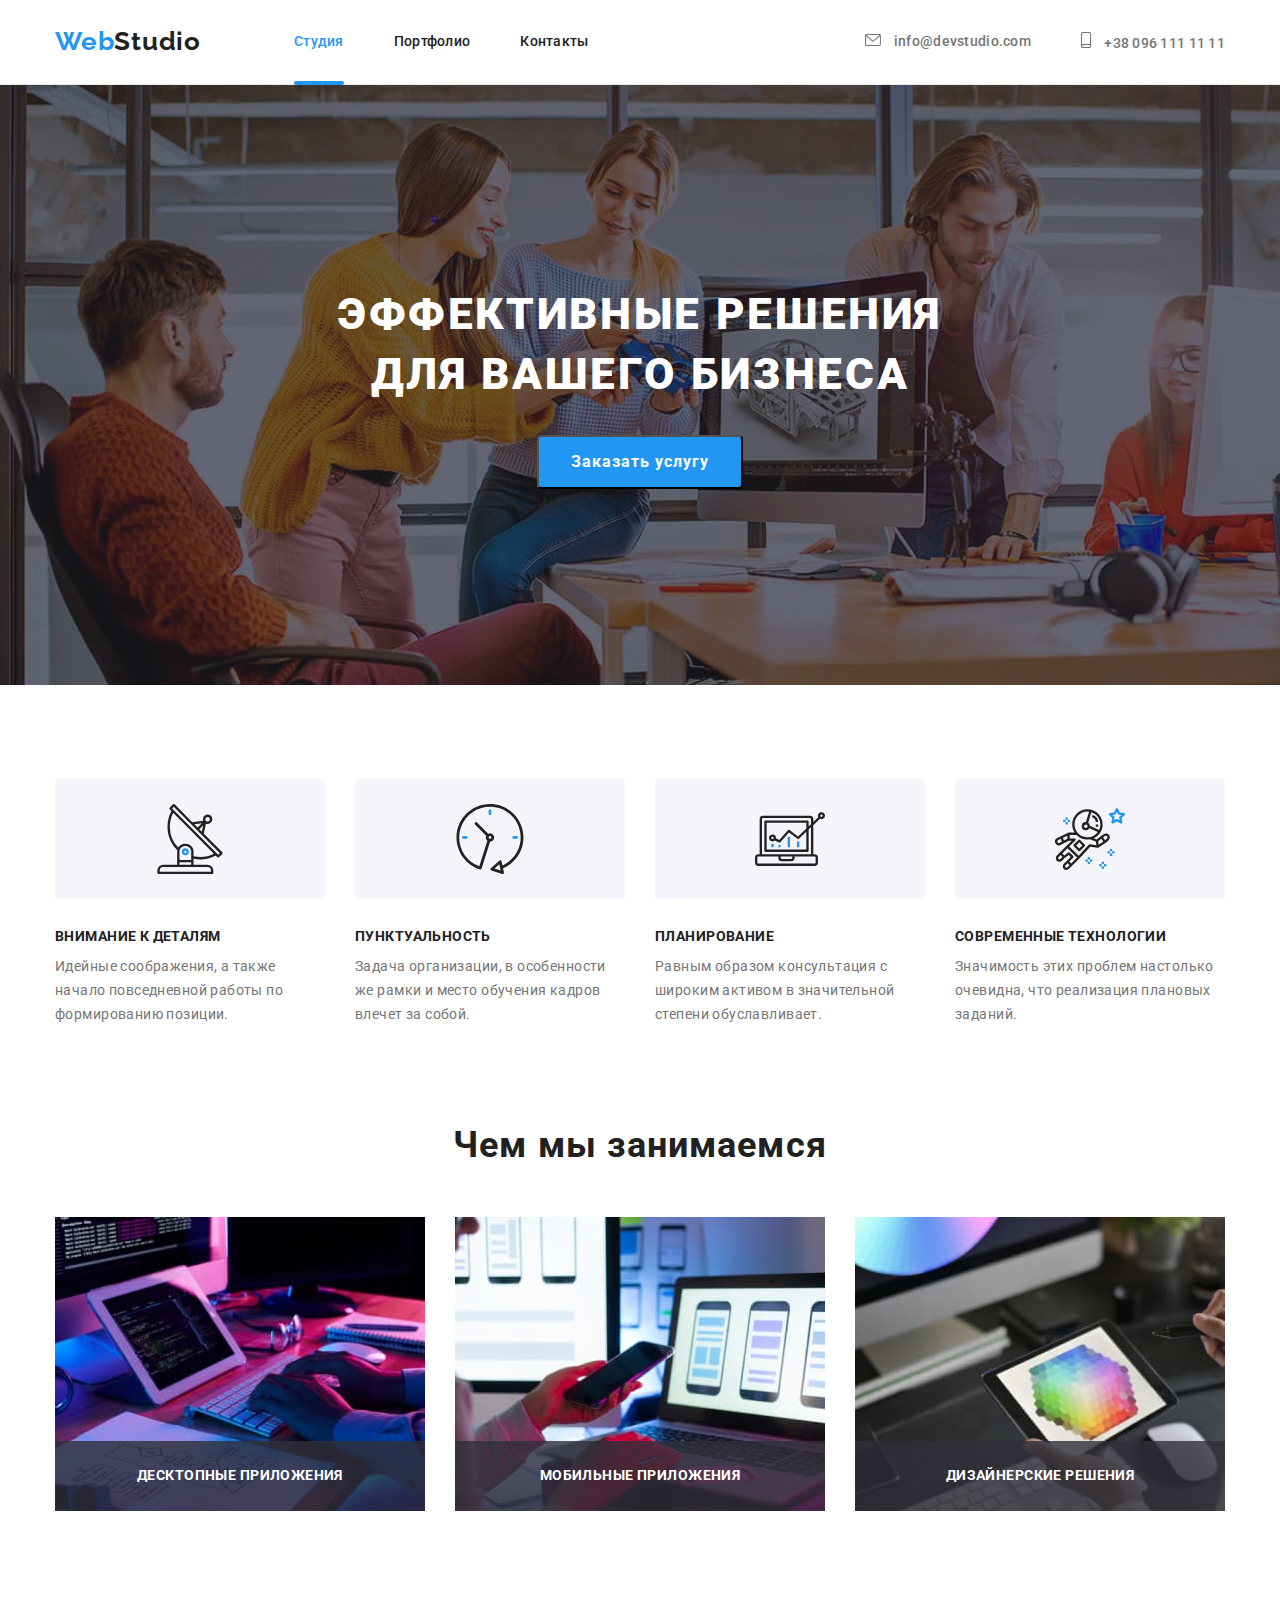
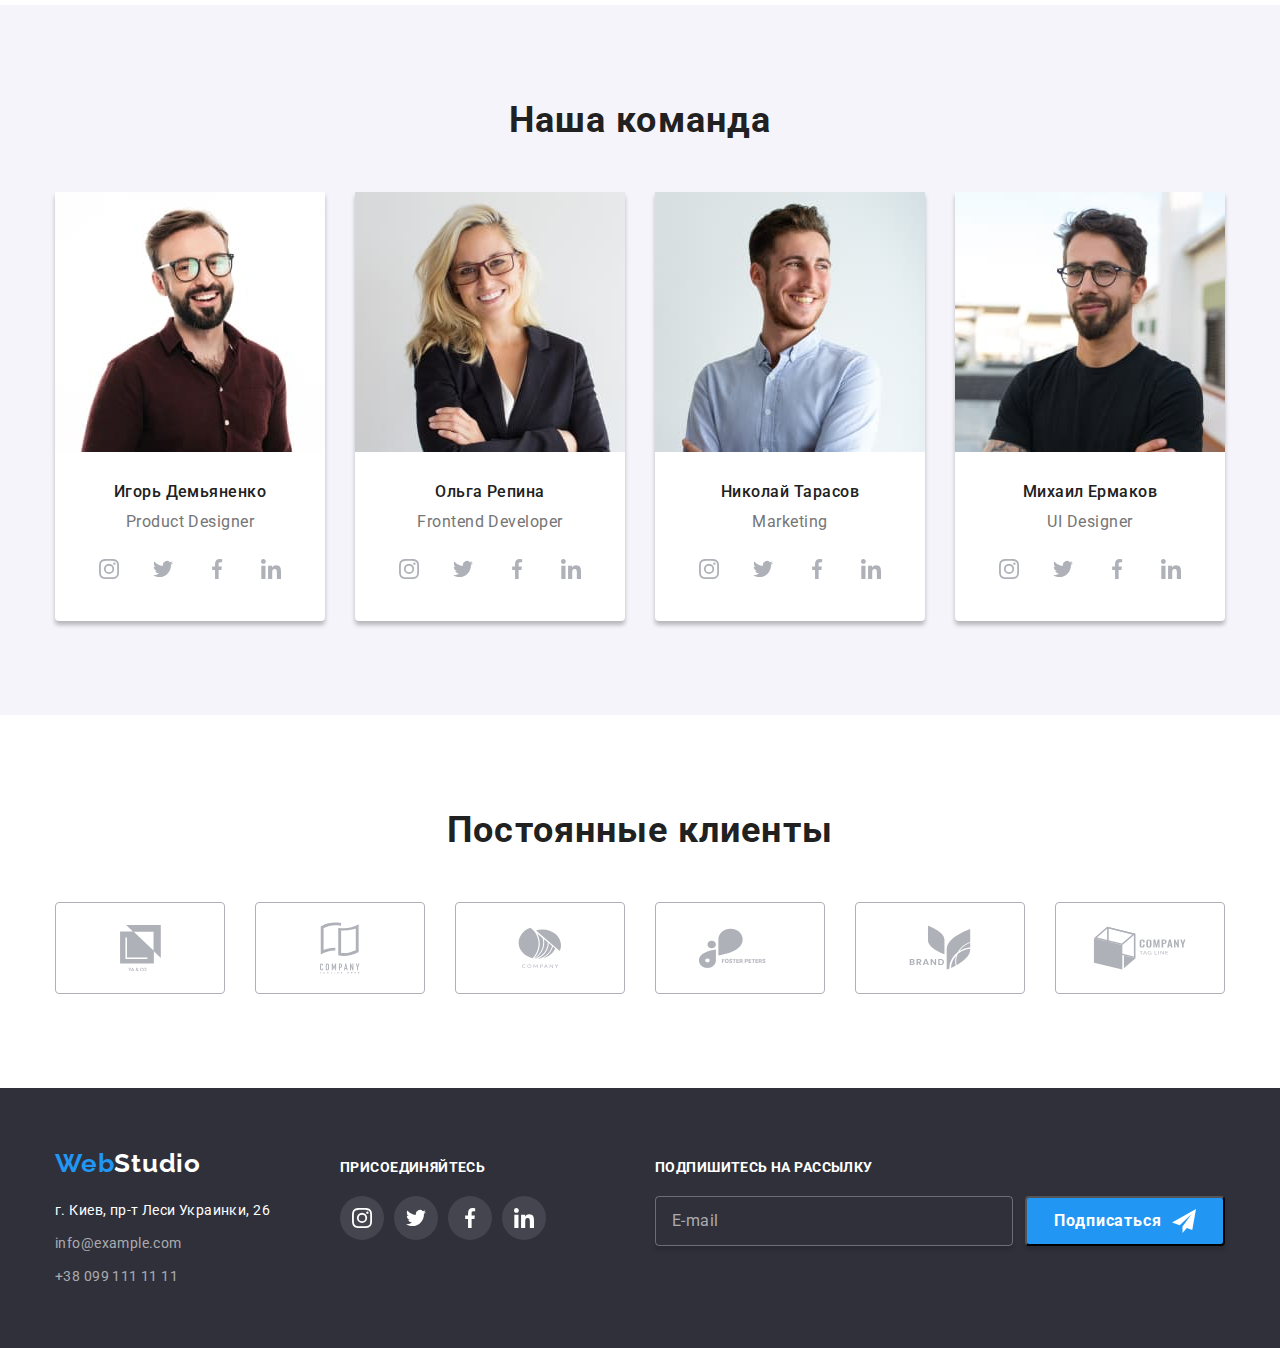
<file: index.html>
<!DOCTYPE html>
<html lang="en">

<head>
    <meta charset="UTF-8">
    <meta http-equiv="X-UA-Compatible" content="IE=edge">
    <meta name="viewport" content="width=device-width, initial-scale=1.0">
    <title>htmlcss38</title>
    <link rel="preconnect" href="https://fonts.gstatic.com">
    <link href="https://fonts.googleapis.com/css2?family=Raleway:wght@700&display=swap" rel="stylesheet">
    <link rel="preconnect" href="https://fonts.gstatic.com">
    <link href="https://fonts.googleapis.com/css2?family=Roboto:wght@400;500;700;900&display=swap" rel="stylesheet">
    <link rel="stylesheet"
        href="https://cdnjs.cloudflare.com/ajax/libs/modern-normalize/1.1.0/modern-normalize.min.css">
    <link rel="stylesheet" href="./css/main.min.css" />
</head>

<body class="pagebody">
    <!--Header-section-->
    <header class="header">
        <div class="container nav-section">
            <nav class="nav">
                <a href="" class="logo logo--header"><span class="logo--accent">Web</span>Studio</a>
                <ul class="site-nav">
                    <li class="site-nav__item"> <a href="./index.html" class="site-nav__link site-nav__link--current">Студия</a> </li>
                    <li class="site-nav__item"> <a href="./portfolio.html" class="site-nav__link">Портфолио</a> </li>
                    <li class="site-nav__item"> <a href="" class="site-nav__link">Контакты</a> </li>
                </ul>
            </nav>

            <ul class="head-contacts">
                <li class="head-contacts__item">
                    <a href="mailto:info@devstudio.com" class="head-contacts__link">
                        <svg class="head-contacts__icon" width="16" height="12">
                            <use href="./images/icons.svg#icon-mail"></use>
                        </svg>
                        info@devstudio.com</a>
                </li>

                <li class="head-contacts__item">
                    <a href="tel:+380961111111" class="head-contacts__link">
                        <svg class="head-contacts__icon" width="10" height="16">
                            <use href="./images/icons.svg#icon-smartphone"></use>
                        </svg>
                        +38 096 111 11 11</a>
                </li>
            </ul>
        </div>
    </header>

    <main>
        <!--Hero-section-->
        <section class="">
            <div class="hero">
                <div class="hero__overlay">
                    <div class="hero__content">
                        <h1 class="hero__title">Эффективные решения для вашего бизнеса</h1>
                        <button type="button" class="cursors hero__btn" data-modal-open>Заказать услугу</button>
                    </div>
                </div>
            </div>
        </section>

        <!-- Backdrop & Modal -->
        <div class="backdrop is-hidden" data-modal>
            <div class="modal">
                <button type="button" class="modal__btn-close cursors" atl="Close" data-modal-close>
                    <svg class="modal__icon-close" width="11" height="11">
                        <use href="./images/icons.svg#icon-close"></use>
                    </svg>
                </button>

                <form class="form">
                    <h3 class="form__title">Оставьте свои данные, мы вам перезвоним</h3>
                    
                    <div class="form__field">
                        <label for="name" class="form__label">Имя</label>
                        <div class="form__input-box">
                            <input type="text" class="form__input" name="name" id="name" />
                            <svg class="form__icon" width="18" height="18">
                                <use href="./images/icons.svg#person-black"></use>
                            </svg>
                        </div>
                    </div>
                    
                    <div class="form__field">
                        <label for="tel" class="form__label">Телефон</label>
                        <div class="form__input-box">
                            <input type="tel" class="form__input" name="tel" id="tel" />
                            <svg class="form__icon" width="18" height="18">
                                <use href="./images/icons.svg#phone-black"></use>
                            </svg>
                        </div>
                    </div>
                    
                    <div class="form__field">
                        <label for="mail" class="form__label">Почта</label>
                        <div class="form__input-box">
                            <input type="email" class="form__input" name="mail" id="mail" />
                            <svg class="form__icon" width="18" height="18">
                                <use href="./images/icons.svg#email-black"></use>
                            </svg>
                        </div> 
                    </div>

                    <div class="form__field">
                        <label for="comment" class="form__label">Комментарий</label>
                        <textarea name="comment" id="comment" class="form__comment-area" placeholder="Введите текст"></textarea>
                    </div>

                    
                    <label class="policy">
                        <input class="policy__checkbox" type="checkbox" name="agree">
                        <span class="policy__icon"></span>
                        <span>Соглашаюсь с рассылкой и принимаю</span>&nbsp;
                        <a href="" class="policy__link">Условия договора</a>
                    </label>
                    
                    
                    <button type="submit" class="form__btn-submit cursors">Отправить</button>
                </form>

            </div>
        </div>

        <!--Features-section-->
        <section class="section">
            <div class="container">
                <ul class="feature__list">

                    <li class="feature__item">
                        <div class="feature__pic">
                            <svg class="feature__icon">
                                <use href="./images/icons.svg#icon-antenna"></use>
                            </svg>
                        </div>
                        <div class="feature__content">
                            <h3 class="feature__title">Внимание к деталям</h3>
                            <p class="feature__text">Идейные соображения, а также начало повседневной работы по формированию
                                позиции.</p>
                        </div>
                    </li>

                    <li class="feature__item">
                        <div class="feature__pic">
                            <svg class="feature__icon">
                                <use href="./images/icons.svg#icon-clock"></use>
                            </svg>
                        </div>
                        <div class="feature__content">
                            <h3 class="feature__title">Пунктуальность</h3>
                            <p class="feature__text">Задача организации, в особенности же рамки и место обучения кадров влечет за
                                собой.</p>
                        </div>
                    </li>

                    <li class="feature__item">
                        <div class="feature__pic">
                            <svg class="feature__icon">
                                <use href="./images/icons.svg#icon-diagram"></use>
                            </svg>
                        </div>
                        <div class="feature__content">
                            <h3 class="feature__title">Планирование</h3>
                            <p class="feature__text">Равным образом консультация с широким активом в значительной степени
                                обуславливает.</p>
                        </div>
                    </li>

                    <li class="feature__item">
                        <div class="feature__pic">
                            <svg class="feature__icon">
                                <use href="./images/icons.svg#icon-astronaut"></use>
                            </svg>
                        </div>
                        <div class="feature__content">
                            <h3 class="feature__title">Современные технологии</h3>
                            <p class="feature__text">Значимость этих проблем настолько очевидна, что реализация плановых заданий.
                            </p>
                        </div>
                    </li>

                </ul>
            </div>
        </section>

        <!--Services-list-->
        <section class="section services__box">

            <div class="container">
                <h2 class="services__title">Чем мы занимаемся</h2>
                <ul class="services__list">

                    <li class="services__item">
                        <a href="" class="services__link">
                            <article class="services__card">
                                <div class="services__thumb cursors">
                                    <img src="./images/sq-service-1.jpg" alt="service-1" width="370" height="294" />
                                    <p class="services__label">Десктопные приложения</p>
                                </div>
                            </article>
                        </a>
                    </li>

                    <li class="services__item">
                        <a href="" class="services__link">
                            <article class="services__card">
                                <div class="services__thumb">
                                    <img src="./images/sq-service-2.jpg" alt="service-2" width="370" height="294" />
                                    <p class="services__label">Мобильные приложения</p>
                                </div>
                            </article>
                        </a>
                    </li>

                    <li class="services__item">
                        <a href="" class="services__link">
                            <article class="services__card">
                                <div class="services__thumb">
                                    <img src="./images/sq-service-3.jpg" alt="service-3" width="370" height="294" />
                                    <p class="services__label">Дизайнерские решения</p>
                                </div>
                            </article>
                        </a>
                    </li>

                </ul>
            </div>

        </section>

        <!--Our-team-section-->
        <section class="section team__box">

            <div class="container">
                <h2 class="team__title">Наша команда</h2>

                <ul class="team__list">

                    <li class="team__card">
                        <article class="team__article">
                            <div class="team__thumb">
                                <img src="./images/sq-i-demyanenko.jpg" alt="ihor-demyanenko" width="270"
                                    height="260" />
                            </div>

                            <div class="team__content">
                                <h3 class="team__worker-name">Игорь Демьяненко</h3>
                                <p class="team__worker-function">Product Designer</p>
                            </div>

                            <ul class="team__social">
                                <li class="team__social-item">
                                    <a href="" class="team__social-link">
                                        <svg class="team__social-icon">
                                            <use href="./images/icons.svg#icon-instagram"></use>
                                        </svg>
                                    </a>
                                </li>
                                <li class="team__social-item">
                                    <a href="" class="team__social-link">
                                        <svg class="team__social-icon">
                                            <use href="./images/icons.svg#icon-twitter"></use>
                                        </svg>
                                    </a>
                                </li>
                                <li class="team__social-item">
                                    <a href="" class="team__social-link">
                                        <svg class="team__social-icon">
                                            <use href="./images/icons.svg#icon-facebook"></use>
                                        </svg>
                                    </a>
                                </li>
                                <li class="team__social-item">
                                    <a href="" class="team__social-link">
                                        <svg class="team__social-icon">
                                            <use href="./images/icons.svg#icon-linkedin"></use>
                                        </svg>
                                    </a>
                                </li>
                            </ul>

                        </article>
                    </li>

                    <li class="team__card">
                        <article class="team__article">
                            <div class="team__thumb">
                                <img src="./images/sq-o-repyna.jpg" alt="olha-repyna" width="270" height="260" />
                            </div>

                            <div class="team__content">
                                <h3 class="team__worker-name">Ольга Репина</h3>
                                <p class="team__worker-function">Frontend Developer</p>
                            </div>

                            <ul class="team__social">
                                <li class="team__social-item">
                                    <a href="" class="team__social-link">
                                        <svg class="team__social-icon">
                                            <use href="./images/icons.svg#icon-instagram"></use>
                                        </svg>
                                    </a>
                                </li>
                                <li class="team__social-item">
                                    <a href="" class="team__social-link">
                                        <svg class="team__social-icon">
                                            <use href="./images/icons.svg#icon-twitter"></use>
                                        </svg>
                                    </a>
                                </li>
                                <li class="team__social-item">
                                    <a href="" class="team__social-link">
                                        <svg class="team__social-icon">
                                            <use href="./images/icons.svg#icon-facebook"></use>
                                        </svg>
                                    </a>
                                </li>
                                <li class="team__social-item">
                                    <a href="" class="team__social-link">
                                        <svg class="team__social-icon">
                                            <use href="./images/icons.svg#icon-linkedin"></use>
                                        </svg>
                                    </a>
                                </li>
                            </ul>

                        </article>
                    </li>

                    <li class="team__card">
                        <article class="team__article">
                            <div class="team__thumb">
                                <img src="./images/sq-n-tarasov.jpg" alt="nikolay-tarasov" width="270" height="260" />
                            </div>

                            <div class="team__content">
                                <h3 class="team__worker-name">Николай Тарасов</h3>
                                <p class="team__worker-function">Marketing</p>
                            </div>

                            <ul class="team__social">
                                <li class="team__social-item">
                                    <a href="" class="team__social-link">
                                        <svg class="team__social-icon">
                                            <use href="./images/icons.svg#icon-instagram"></use>
                                        </svg>
                                    </a>
                                </li>
                                <li class="team__social-item">
                                    <a href="" class="team__social-link">
                                        <svg class="team__social-icon">
                                            <use href="./images/icons.svg#icon-twitter"></use>
                                        </svg>
                                    </a>
                                </li>
                                <li class="team__social-item">
                                    <a href="" class="team__social-link">
                                        <svg class="team__social-icon">
                                            <use href="./images/icons.svg#icon-facebook"></use>
                                        </svg>
                                    </a>
                                </li>
                                <li class="team__social-item">
                                    <a href="" class="team__social-link">
                                        <svg class="team__social-icon">
                                            <use href="./images/icons.svg#icon-linkedin"></use>
                                        </svg>
                                    </a>
                                </li>
                            </ul>

                        </article>
                    </li>

                    <li class="team__card">
                        <article class="team__article">
                            <div class="team__thumb">
                                <img src="./images/sq-m-yermakov.jpg" alt="mikhail-yermakov" width="270" height="260" />
                            </div>

                            <div class="team__content">
                                <h3 class="team__worker-name">Михаил Ермаков</h3>
                                <p class="team__worker-function">UI Designer</p>
                            </div>
                            <ul class="team__social">
                                <li class="team__social-item">
                                    <a href="" class="team__social-link">
                                        <svg class="team__social-icon">
                                            <use href="./images/icons.svg#icon-instagram"></use>
                                        </svg>
                                    </a>
                                </li>
                                <li class="team__social-item">
                                    <a href="" class="team__social-link">
                                        <svg class="team__social-icon">
                                            <use href="./images/icons.svg#icon-twitter"></use>
                                        </svg>
                                    </a>
                                </li>
                                <li class="team__social-item">
                                    <a href="" class="team__social-link">
                                        <svg class="team__social-icon">
                                            <use href="./images/icons.svg#icon-facebook"></use>
                                        </svg>
                                    </a>
                                </li>
                                <li class="team__social-item">
                                    <a href="" class="team__social-link">
                                        <svg class="team__social-icon">
                                            <use href="./images/icons.svg#icon-linkedin"></use>
                                        </svg>
                                    </a>
                                </li>
                            </ul>
                        </article>
                    </li>
                </ul>
            </div>

        </section>

        <!--Regular customers-->
        <section class="section">
            <div class="container">

                <h2 class="customers__title">Постоянные клиенты</h2>

                <ul class="customers">
                    <li class="customers__item">
                        <a href="" class="cursors customers__link">
                            <svg class="customers__icon" width="41" height="46.7">
                                <use href="./images/icons.svg#icon-client1"></use>
                            </svg>
                        </a>

                    </li>

                    <li class="customers__item">
                        <a href="" class="cursors customers__link">
                            <svg class="customers__icon" width="40" height="52">
                                <use href="./images/icons.svg#icon-client2"></use>
                            </svg>
                        </a>
                    </li>

                    <li class="customers__item">
                        <a href="" class="cursors customers__link">
                            <svg class="customers__icon" width="43.46" height="41.18">
                                <use href="./images/icons.svg#icon-client3"></use>
                            </svg>
                        </a>
                    </li>

                    <li class="customers__item">
                        <a href="" class="cursors customers__link">
                            <svg class="customers__icon" width="84.44" height="40.62">
                                <use href="./images/icons.svg#icon-client4"></use>
                            </svg>
                        </a>
                    </li>

                    <li class="customers__item">
                        <a href="" class="cursors customers__link">
                            <svg class="customers__icon" width="62.54" height="45.43">
                                <use href="./images/icons.svg#icon-client5"></use>
                            </svg>
                        </a>
                    </li>

                    <li class="customers__item">
                        <a href="" class="cursors customers__link">
                            <svg class="customers__icon" width="93.79" height="43.93">
                                <use href="./images/icons.svg#icon-client6"></use>
                            </svg>
                        </a>
                    </li>

                </ul>

            </div>
        </section>
    </main>

    <!--Footer-section-->
    <footer class="footer">

        <div class="container">
            <div class="footer__flex">

                <div class="footer__flex-column first-column">
                    <a href="" class="logo logo--footer"><span class="logo--accent">Web</span>Studio</a>

                    <!--Contact-information-->
                    <a href="">
                        <address class="first-column__item footer__link">г. Киев, пр-т Леси Украинки, 26</address>
                    </a>
                    <a href="mailto:info@example.com" class="first-column__item footer__link footer__link--grey">info@example.com</a>
                    <a href="tel:+380991111111" class="first-column__item footer__link footer__link--grey">+38 099 111 11 11</a>
                </div>

                <!--Join us-->
                <div class="footer__flex-column join-us__box">

                    <h3 class="join-us__title">Присоединяйтесь</h3>

                    <ul class="join-us">
                        <li class="join-us__item">
                            <a href="" class="join-us__link">
                                <svg class="join-us__icon" width="20" height="20">
                                    <use href="./images/icons.svg#icon-instagram"></use>
                                </svg>
                            </a>
                        </li>
                        <li class="join-us__item">
                            <a href="" class="join-us__link">
                                <svg class="join-us__icon" width="20" height="20">
                                    <use href="./images/icons.svg#icon-twitter"></use>
                                </svg>
                            </a>
                        </li>
                        <li class="join-us__item">
                            <a href="" class="join-us__link">
                                <svg class="join-us__icon" width="20" height="20">
                                    <use href="./images/icons.svg#icon-facebook"></use>
                                </svg>
                            </a>
                        </li>
                        <li class="join-us__item">
                            <a href="" class="join-us__link">
                                <svg class="join-us__icon" width="20" height="20">
                                    <use href="./images/icons.svg#icon-linkedin"></use>
                                </svg>
                            </a>
                        </li>
                    </ul>
                </div>

                <!--Subscribe-->
                <div class="footer__flex-column subscribe__box">
                    
                    <h3 class="subscribe__title">Подпишитесь на рассылку</h3>
                    
                    <div class="subscribe__list">
                        <input type="email" class="subscribe__input" name="mail" id="mail" placeholder="E-mail" />
                        <button class="subscribe__btn cursors">
                            Подписаться
                            <svg class="subscribe__icon" width="24" height="24">
                                <use href="./images/icons.svg#send"></use>
                            </svg>
                        </button>
                    </div>
                    
                </div>
            </div>

        </div>

    </footer>

    <script src="./modal.js"></script>
</body>

</html>
</file>
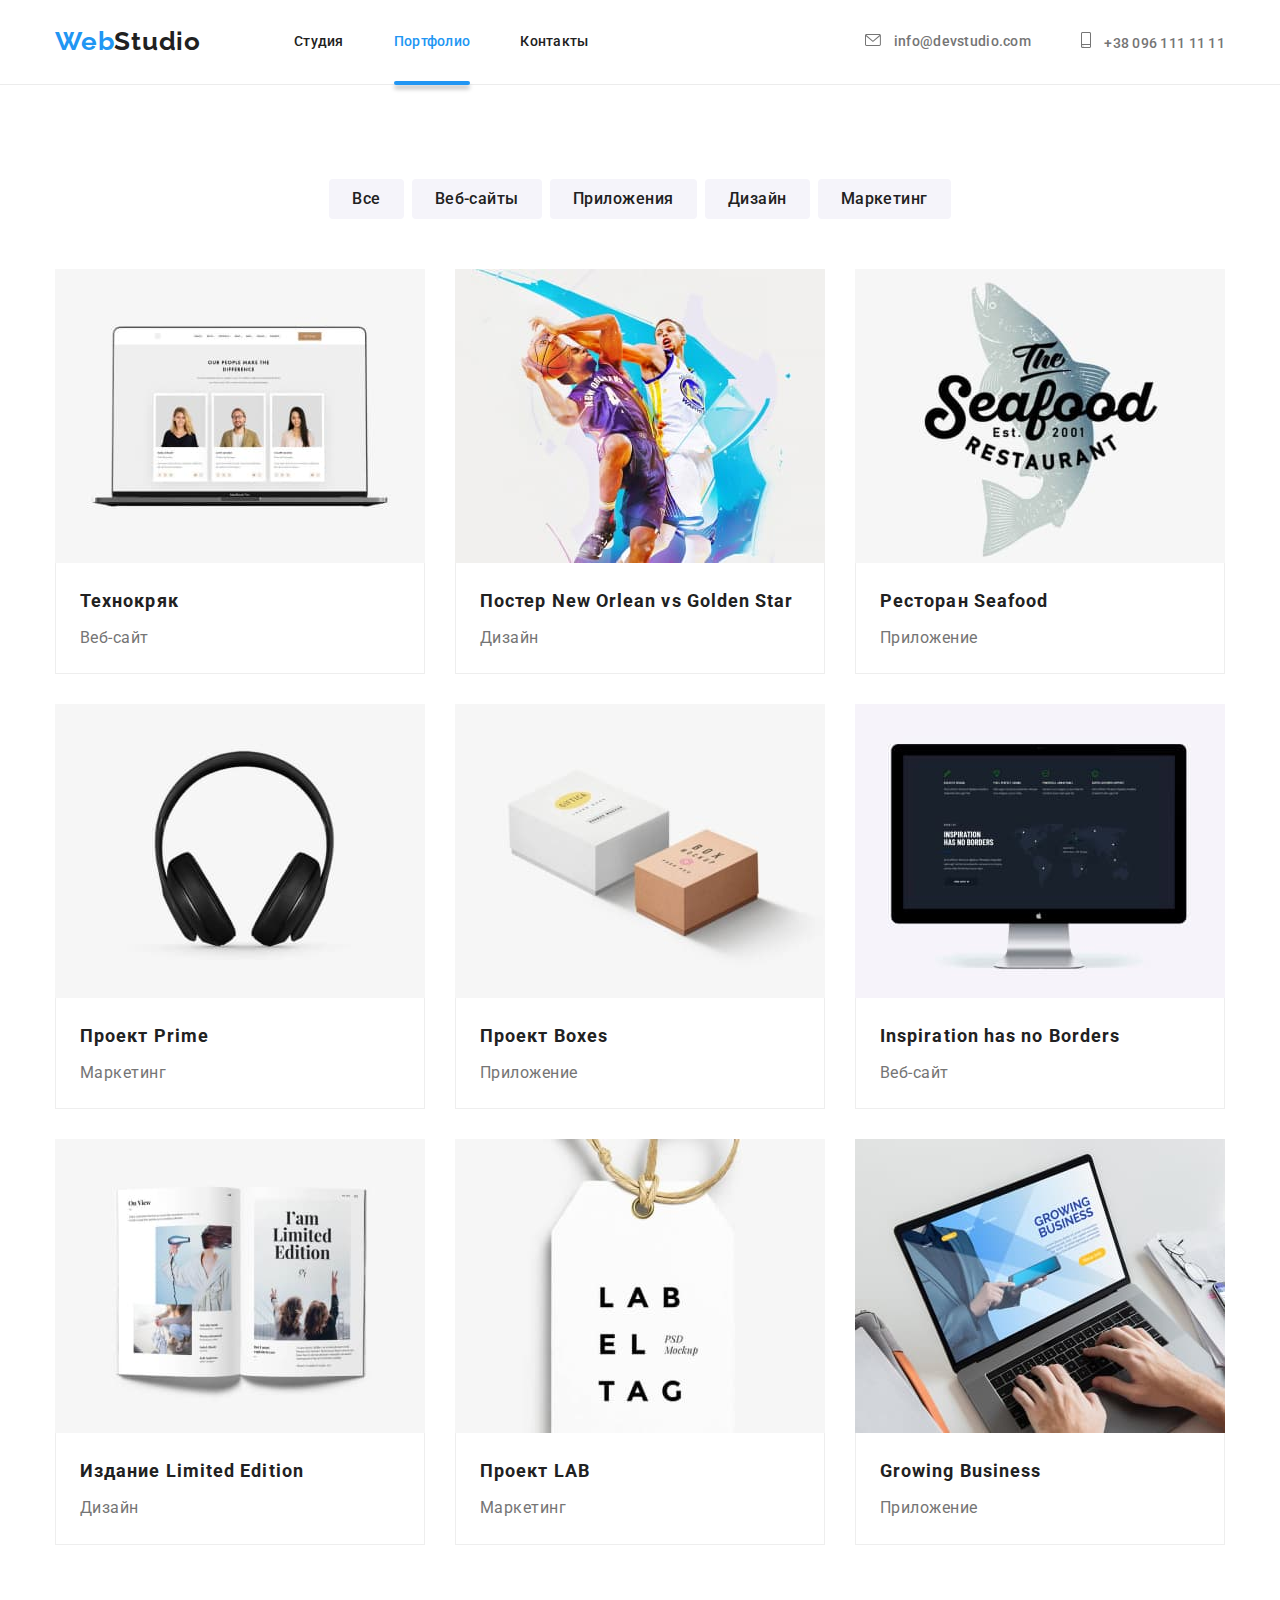
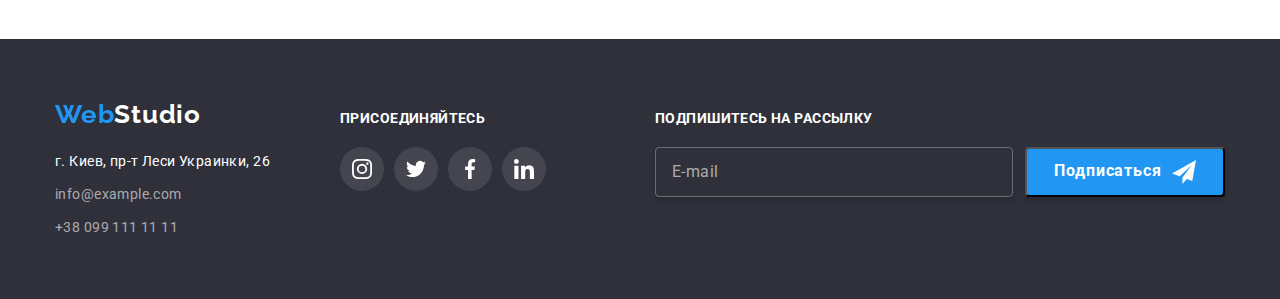
<file: portfolio.html>
<!DOCTYPE html>
<html lang="en">

<head>
    <meta charset="UTF-8">
    <meta http-equiv="X-UA-Compatible" content="IE=edge">
    <meta name="viewport" content="width=device-width, initial-scale=1.0">
    <title>htmlcss38</title>
    <link rel="preconnect" href="https://fonts.gstatic.com">
    <link href="https://fonts.googleapis.com/css2?family=Raleway:wght@700&display=swap" rel="stylesheet">
    <link rel="preconnect" href="https://fonts.gstatic.com">
    <link href="https://fonts.googleapis.com/css2?family=Roboto:wght@400;500;700;900&display=swap" rel="stylesheet">
    <link rel="stylesheet"
        href="https://cdnjs.cloudflare.com/ajax/libs/modern-normalize/1.1.0/modern-normalize.min.css">
    <link rel="stylesheet" href="./css/main.min.css" />
</head>

<body class="pagebody">
    <!--Header-section-->
    <header class="header">
        <div class="container nav-section">
            <nav class="nav">
                <a href="" class="logo logo--header"><span class="logo--accent">Web</span>Studio</a>
                <ul class="site-nav">
                    <li class="site-nav__item"> <a href="./index.html"
                            class="site-nav__link">Студия</a> </li>
                    <li class="site-nav__item"> <a href="./portfolio.html" class="site-nav__link site-nav__link--current">Портфолио</a> </li>
                    <li class="site-nav__item"> <a href="" class="site-nav__link">Контакты</a> </li>
                </ul>
            </nav>
    
            <ul class="head-contacts">
                <li class="head-contacts__item">
                    <a href="mailto:info@devstudio.com" class="head-contacts__link">
                        <svg class="head-contacts__icon" width="16" height="12">
                            <use href="./images/icons.svg#icon-mail"></use>
                        </svg>
                        info@devstudio.com</a>
                </li>
    
                <li class="head-contacts__item">
                    <a href="tel:+380961111111" class="head-contacts__link">
                        <svg class="head-contacts__icon" width="10" height="16">
                            <use href="./images/icons.svg#icon-smartphone"></use>
                        </svg>
                        +38 096 111 11 11</a>
                </li>
            </ul>
        </div>
    </header>

    <main>
        <!--Portfolio Buttons & Cards-->
        <section class="section">

            <div class="container">

                <!-- Portfolio Button Menu -->
                <ul class="button-menu">
                    <li class="button-menu__item"><button type="button" class="cursors button-menu__btn">Все</button></li>
                    <li class="button-menu__item"><button type="button" class="cursors button-menu__btn">Веб-сайты</button></li>
                    <li class="button-menu__item"><button type="button" class="cursors button-menu__btn">Приложения</button></li>
                    <li class="button-menu__item"><button type="button" class="cursors button-menu__btn">Дизайн</button></li>
                    <li class="button-menu__item"><button type="button" class="cursors button-menu__btn">Маркетинг</button></li>
                </ul>

                <!-- Portfolio Card Menu -->
                <ul class="card-menu__list">
                    <li class="card-menu__card">
                        <a href="" class="card-menu__link">
                            <article>
                                <div class="card-menu__thumb">
                                    <img src="./images/sq-tehnokrjak.jpg" alt="tehnokryak" width="370" height="294" />
                                    <div class="card-menu__overlay">
                                        <p class="card-menu__hover-description">
                                            Технокряк это современная площадка распространения коронавируса. Компании используют эту платформу для
                                            цифрового
                                            шпионажа и атак на защищённые сервера конкурентов.
                                        </p>
                                    </div>
                                </div>
                            
                                <div class="card-menu__card-content">
                                    <h3 class="card-menu__card-title">Технокряк</h3>
                                    <p class="card-menu__card-description">Веб-сайт</p>
                                </div>
                            </article>
                        </a>                        
                    </li>

                    <li class="card-menu__card">
                        <a href="" class="card-menu__link">
                            <article>
                                <div class="card-menu__thumb">
                                    <img src="./images/sq-poster.jpg" alt="n-orlean-vs-g-star" width="370" height="294" />
                                    <div class="card-menu__overlay">
                                        <p class="card-menu__hover-description">
                                            Lorem ipsum dolor, sit amet consectetur adipisicing elit. Nulla modi officia ut.
                                        </p>
                                    </div>
                                </div>
                            
                                <div class="card-menu__card-content">
                                    <h3 class="card-menu__card-title">Постер New Orlean vs Golden Star</h3>
                                    <p class="card-menu__card-description">Дизайн</p>
                                </div>
                            </article>
                        </a>
                    </li>

                    <li class="card-menu__card">
                        <a href="" class="card-menu__link">
                            <article>
                                <div class="card-menu__thumb">
                                    <img src="./images/sq-seafood.jpg" alt="seafood" width="370" height="294" />
                                    <div class="card-menu__overlay">
                                        <p class="card-menu__hover-description">
                                            Lorem ipsum dolor sit, amet consectetur adipisicing elit. Dignissimos dolorum error quisquam, corrupti
                                            deserunt repellat.
                                        </p>
                                    </div>
                                </div>
                            
                                <div class="card-menu__card-content">
                                    <h3 class="card-menu__card-title">Ресторан Seafood</h3>
                                    <p class="card-menu__card-description">Приложение</p>
                                </div>
                            </article>
                        </a>
                    </li>

                    <li class="card-menu__card">
                        <a href="" class="card-menu__link">
                            <article>
                                <div class="card-menu__thumb">
                                    <img src="./images/sq-prime.jpg" alt="prime" width="370" height="294" />
                                    <div class="card-menu__overlay">
                                        <p class="card-menu__hover-description">
                                            Lorem ipsum dolor sit, amet consectetur adipisicing elit. A dignissimos amet, voluptatum placeat incidunt
                                            magni unde corrupti dolorem eveniet!
                                        </p>
                                    </div>
                                </div>
                            
                                <div class="card-menu__card-content">
                                    <h3 class="card-menu__card-title">Проект Prime</h3>
                                    <p class="card-menu__card-description">Маркетинг</p>
                                </div>
                            </article>
                        </a>
                    </li>

                    <li class="card-menu__card">
                        <a href="" class="card-menu__link">
                            <article>
                                <div class="card-menu__thumb">
                                    <img src="./images/sq-boxes.jpg" alt="boxes" width="370" height="294" />
                                    <div class="card-menu__overlay">
                                        <p class="card-menu__hover-description">
                                            Lorem, ipsum dolor sit amet consectetur adipisicing elit. Ipsa dignissimos nihil doloremque quam voluptatem.
                                        </p>
                                    </div>
                                </div>
                            
                                <div class="card-menu__card-content">
                                    <h3 class="card-menu__card-title">Проект Boxes</h3>
                                    <p class="card-menu__card-description">Приложение</p>
                                </div>
                            </article>
                        </a>
                    </li>

                    <li class="card-menu__card">
                        <a href="" class="card-menu__link">
                            <article>
                                <div class="card-menu__thumb">
                                    <img src="./images/sq-inspiration.jpg" alt="inspiration-has-no-borders" width="370" height="294" />
                                    <div class="card-menu__overlay">
                                        <p class="card-menu__hover-description">
                                            Lorem, ipsum dolor sit amet consectetur adipisicing elit. Quasi veniam nulla optio? Nulla quo distinctio
                                            maxime odio numquam.
                                        </p>
                                    </div>
                                </div>
                            
                                <div class="card-menu__card-content">
                                    <h3 class="card-menu__card-title">Inspiration has no Borders</h3>
                                    <p class="card-menu__card-description">Веб-сайт</p>
                                </div>
                            </article>
                        </a>
                    </li>

                    <li class="card-menu__card">
                        <a href="" class="card-menu__link">
                            <article>
                                <div class="card-menu__thumb">
                                    <img src="./images/sq-limited-edition.jpg" alt="limited-edition" width="370" height="294" />
                                    <div class="card-menu__overlay">
                                        <p class="card-menu__hover-description">
                                            Lorem ipsum dolor sit amet consectetur adipisicing elit. Voluptas, beatae culpa provident eum in eos odio?
                                        </p>
                                    </div>
                                </div>
                            
                                <div class="card-menu__card-content">
                                    <h3 class="card-menu__card-title">Издание Limited Edition</h3>
                                    <p class="card-menu__card-description">Дизайн</p>
                                </div>
                            </article>
                        </a>
                    </li>

                    <li class="card-menu__card">
                        <a href="" class="card-menu__link">
                            <article>
                                <div class="card-menu__thumb">
                                    <img src="./images/sq-lab.jpg" alt="lab" width="370" height="294" />
                                    <div class="card-menu__overlay">
                                        <p class="card-menu__hover-description">
                                            Lorem ipsum dolor sit amet consectetur adipisicing elit. Ad error corporis rerum delectus quos consequatur
                                            quisquam sapiente?
                                        </p>
                                    </div>
                                </div>
                            
                                <div class="card-menu__card-content">
                                    <h3 class="card-menu__card-title">Проект LAB</h3>
                                    <p class="card-menu__card-description">Маркетинг</p>
                                </div>
                            </article>
                        </a>
                    </li>

                    <li class="card-menu__card">
                        <a href="" class="card-menu__link">
                            <article>
                                <div class="card-menu__thumb">
                                    <img src="./images/sq-growing-business.jpg" alt="growing-business" width="370" height="294" />
                                    <div class="card-menu__overlay">
                                        <p class="card-menu__hover-description">
                                            Lorem ipsum dolor, sit amet consectetur adipisicing elit. Odit natus nostrum rem.
                                        </p>
                                    </div>
                                </div>
                            
                                <div class="card-menu__card-content">
                                    <h3 class="card-menu__card-title">Growing Business</h3>
                                    <p class="card-menu__card-description">Приложение</p>
                                </div>
                            </article>
                        </a>
                    </li>
                </ul>

            </div>

        </section>
    </main>

    <!--Footer-section-->
    <footer class="footer">
    
        <div class="container">
            <div class="footer__flex">
    
                <div class="footer__flex-column first-column">
                    <a href="" class="logo logo--footer"><span class="logo--accent">Web</span>Studio</a>
    
                    <!--Contact-information-->
                    <a href="">
                        <address class="first-column__item footer__link">г. Киев, пр-т Леси Украинки, 26</address>
                    </a>
                    <a href="mailto:info@example.com"
                        class="first-column__item footer__link footer__link--grey">info@example.com</a>
                    <a href="tel:+380991111111" class="first-column__item footer__link footer__link--grey">+38 099 111 11
                        11</a>
                </div>
    
                <!--Join us-->
                <div class="footer__flex-column join-us__box">
    
                    <h3 class="join-us__title">Присоединяйтесь</h3>
    
                    <ul class="join-us">
                        <li class="join-us__item">
                            <a href="" class="join-us__link">
                                <svg class="join-us__icon" width="20" height="20">
                                    <use href="./images/icons.svg#icon-instagram"></use>
                                </svg>
                            </a>
                        </li>
                        <li class="join-us__item">
                            <a href="" class="join-us__link">
                                <svg class="join-us__icon" width="20" height="20">
                                    <use href="./images/icons.svg#icon-twitter"></use>
                                </svg>
                            </a>
                        </li>
                        <li class="join-us__item">
                            <a href="" class="join-us__link">
                                <svg class="join-us__icon" width="20" height="20">
                                    <use href="./images/icons.svg#icon-facebook"></use>
                                </svg>
                            </a>
                        </li>
                        <li class="join-us__item">
                            <a href="" class="join-us__link">
                                <svg class="join-us__icon" width="20" height="20">
                                    <use href="./images/icons.svg#icon-linkedin"></use>
                                </svg>
                            </a>
                        </li>
                    </ul>
                </div>
    
                <!--Subscribe-->
                <div class="footer__flex-column subscribe__box">
    
                    <h3 class="subscribe__title">Подпишитесь на рассылку</h3>
    
                    <div class="subscribe__list">
                        <input type="email" class="subscribe__input" name="mail" id="mail" placeholder="E-mail" />
                        <button class="subscribe__btn cursors">
                            Подписаться
                            <svg class="subscribe__icon" width="24" height="24">
                                <use href="./images/icons.svg#send"></use>
                            </svg>
                        </button>
                    </div>
    
                </div>
            </div>
    
        </div>
    
    </footer>

</body>
</file>
<file: css/main.min.css>
h1,h2,h3,p{margin:0;-webkit-user-select:none;-moz-user-select:none;-ms-user-select:none;user-select:none}a{text-decoration:none}ul{padding:0;margin:0;list-style:none}img{display:block;max-width:100%}.pagebody{font-family:Roboto, sans-serif;background-color:#fff;color:#757575;margin:0 auto}.cursors{cursor:pointer}.container{width:1200px;padding:0 15px;margin:0 auto}.section{padding:94px 0}.header{background-color:#fff;border-bottom:1px solid #ececec}.nav-section,.nav,.site-nav,.head_contacts{display:-webkit-box;display:-ms-flexbox;display:flex;-webkit-box-align:center;-ms-flex-align:center;align-items:center}.site-nav{margin-left:93px}.site-nav__item:not(:last-child){margin-right:50px}.site-nav__link{display:block;padding-top:32px;padding-bottom:32px;color:#212121;font-style:normal;font-weight:500;font-size:14px;line-height:1.14;letter-spacing:0.02em;text-decoration:none;-webkit-transition-property:color;transition-property:color;-webkit-transition-duration:250ms;transition-duration:250ms;-webkit-transition-timing-function:cubic-bezier(0.4, 0, 0.2, 1);transition-timing-function:cubic-bezier(0.4, 0, 0.2, 1)}.site-nav__link:hover,.site-nav__link:focus{color:#2196f3}.site-nav__link--current{position:relative;color:#2196f3}.site-nav__link--current::after{position:absolute;bottom:-3px;content:"";display:block;width:100%;height:4px;border-radius:2px;-webkit-box-shadow:0px 4px 4px rgba(0,0,0,0.25);box-shadow:0px 4px 4px rgba(0,0,0,0.25);background:#2196f3}.head-contacts{display:-webkit-box;display:-ms-flexbox;display:flex;-webkit-box-align:center;-ms-flex-align:center;align-items:center;margin:0 0 0 auto;padding:0}.head-contacts__item:not(:first-child){margin-left:50px}.head-contacts__link{display:block;padding-top:32px;padding-bottom:32px;border:0;font-style:normal;font-weight:500;font-size:14px;line-height:1.14;letter-spacing:0.02em;text-decoration:none;background-color:#fff;color:#757575;-webkit-transition-property:color;transition-property:color;-webkit-transition-duration:250ms;transition-duration:250ms;-webkit-transition-timing-function:cubic-bezier(0.4, 0, 0.2, 1);transition-timing-function:cubic-bezier(0.4, 0, 0.2, 1)}.head-contacts__link:hover,.head-contacts__link:focus{color:#2196f3}.head-contacts__icon{display:inline-block;fill:currentColor;margin-right:10px}.footer{padding-top:60px;padding-bottom:60px;background-color:#2f303a}.footer__flex{display:-webkit-box;display:-ms-flexbox;display:flex}.footer__flex-column:first-child{margin-right:70px}.first-column{display:-webkit-box;display:-ms-flexbox;display:flex;-webkit-box-orient:vertical;-webkit-box-direction:normal;-ms-flex-direction:column;flex-direction:column}.first-column__item:not(:first-child){margin-top:9px}.footer__link{display:block;font-style:normal;font-weight:normal;font-size:14px;line-height:1.7;letter-spacing:0.03em;text-decoration:none;color:#fff;-webkit-transition-property:color;transition-property:color;-webkit-transition-duration:250ms;transition-duration:250ms;-webkit-transition-timing-function:cubic-bezier(0.4, 0, 0.2, 1);transition-timing-function:cubic-bezier(0.4, 0, 0.2, 1)}.footer__link--grey{color:rgba(255,255,255,0.6)}.footer__link:hover,.footer__link:focus{color:#2196f3}.join-us__title,.subscribe__title{font-style:normal;font-weight:bold;font-size:14px;line-height:1.14;letter-spacing:0.03em;text-transform:uppercase;padding-top:12px;margin-bottom:20px;color:#fff}.join-us{display:-webkit-box;display:-ms-flexbox;display:flex;-webkit-box-pack:center;-ms-flex-pack:center;justify-content:center;-webkit-box-align:center;-ms-flex-align:center;align-items:center}.join-us__item:not(:last-child){margin-right:10px}.join-us__link{display:-webkit-box;display:-ms-flexbox;display:flex;-webkit-box-pack:center;-ms-flex-pack:center;justify-content:center;-webkit-box-align:center;-ms-flex-align:center;align-items:center;width:44px;height:44px;border-radius:50%;color:#afb1b8;background:rgba(255,255,255,0.1);-webkit-transition-property:background-color;transition-property:background-color;-webkit-transition-duration:250ms;transition-duration:250ms;-webkit-transition-timing-function:cubic-bezier(0.4, 0, 0.2, 1);transition-timing-function:cubic-bezier(0.4, 0, 0.2, 1)}.join-us__link:hover,.join-us__link:focus{background-color:#2196f3}.join-us__icon{display:-webkit-box;display:-ms-flexbox;display:flex;-webkit-box-pack:center;-ms-flex-pack:center;justify-content:center;-webkit-box-align:center;-ms-flex-align:center;align-items:center;padding:0;fill:#fff}.subscribe__box{margin:0 0 0 auto;padding:0}.subscribe__list{display:-webkit-box;display:-ms-flexbox;display:flex}.subscribe__input{display:-webkit-box;display:-ms-flexbox;display:flex;-webkit-box-align:center;-ms-flex-align:center;align-items:center;padding:0 16px;width:358px;height:50px;font-size:16px;line-height:1.25;letter-spacing:0.03em;color:rgba(255,255,255,0.6);border:1px solid rgba(255,255,255,0.3);-webkit-box-shadow:0px 4px 4px rgba(0,0,0,0.15);box-shadow:0px 4px 4px rgba(0,0,0,0.15);border-radius:4px;background-color:transparent}.subscribe__input::-webkit-input-placeholder{font-size:16px;line-height:1.25;letter-spacing:0.03em;color:rgba(255,255,255,0.6)}.subscribe__input:-ms-input-placeholder{font-size:16px;line-height:1.25;letter-spacing:0.03em;color:rgba(255,255,255,0.6)}.subscribe__input::-ms-input-placeholder{font-size:16px;line-height:1.25;letter-spacing:0.03em;color:rgba(255,255,255,0.6)}.subscribe__input::placeholder{font-size:16px;line-height:1.25;letter-spacing:0.03em;color:rgba(255,255,255,0.6)}.subscribe__btn{display:-webkit-box;display:-ms-flexbox;display:flex;-webkit-box-pack:center;-ms-flex-pack:center;justify-content:center;-webkit-box-align:center;-ms-flex-align:center;align-items:center;margin-left:12px;width:200px;height:50px;font-weight:bold;font-size:16px;line-height:1.9;letter-spacing:0.06em;-webkit-box-shadow:0px 4px 4px rgba(0,0,0,0.15);box-shadow:0px 4px 4px rgba(0,0,0,0.15);border-radius:4px;color:#fff;background-color:#2196f3}.subscribe__icon{margin-left:10px;fill:currentColor}.logo{display:block;font-family:Raleway;font-style:normal;font-weight:bold;font-size:26px;line-height:1.2;letter-spacing:0.03em;text-decoration:none}.logo--accent{color:#2196f3}.logo--header{padding:25px 0;color:#212121}.logo--footer{margin-bottom:20px;color:#fff}.hero{padding:200px, 0;text-align:center}.hero__overlay{max-width:1600px;height:600px;margin-left:auto;margin-right:auto;background-size:contain;background:#c4c4c4;background-image:-webkit-gradient(linear, left top, right top, from(rgba(47,48,58,0.4)), to(rgba(47,48,58,0.4))),url("../images/sq-hero.jpg");background-image:linear-gradient(to right, rgba(47,48,58,0.4), rgba(47,48,58,0.4)),url("../images/sq-hero.jpg")}.hero__content{padding:200px 0}.hero__title{margin-bottom:30px;margin-left:auto;margin-right:auto;width:696px;font-style:normal;font-weight:900;font-size:44px;line-height:1.36;text-align:center;letter-spacing:0.06em;text-transform:uppercase;color:#fff}.hero__btn{padding:10px 32px;font-style:normal;font-weight:bold;font-size:16px;line-height:1.9;letter-spacing:0.06em;border-radius:4px;background-color:#2196f3;color:#fff;-webkit-transition-property:background-color;transition-property:background-color;-webkit-transition-duration:250ms;transition-duration:250ms;-webkit-transition-timing-function:cubic-bezier(0.4, 0, 0.2, 1);transition-timing-function:cubic-bezier(0.4, 0, 0.2, 1)}.hero__btn:hover,.hero__btn:focus{background-color:#188ce8}.backdrop{position:fixed;z-index:2;width:100vw;height:100vh;top:0;left:0;background-color:rgba(0,0,0,0.2);opacity:1;visibility:visible;-webkit-transition-property:opacity;transition-property:opacity;-webkit-transition-duration:250ms;transition-duration:250ms;-webkit-transition-timing-function:cubic-bezier(0.4, 0, 0.2, 1);transition-timing-function:cubic-bezier(0.4, 0, 0.2, 1)}.backdrop.is-hidden{opacity:0;visibility:hidden;pointer-events:none}.modal{position:absolute;top:50%;left:50%;width:528px;height:581px;-webkit-box-shadow:0px 1px 3px rgba(0,0,0,0.12),0px 1px 1px rgba(0,0,0,0.14),0px 2px 1px rgba(0,0,0,0.2);box-shadow:0px 1px 3px rgba(0,0,0,0.12),0px 1px 1px rgba(0,0,0,0.14),0px 2px 1px rgba(0,0,0,0.2);border-radius:4px;background-color:#fff;visibility:visible;-webkit-transform:translate(-50%, -50%) scale(1);transform:translate(-50%, -50%) scale(1);-webkit-transition-property:-webkit-transform;transition-property:-webkit-transform;transition-property:transform;transition-property:transform, -webkit-transform;-webkit-transition-duration:250ms;transition-duration:250ms;-webkit-transition-timing-function:cubic-bezier(0.4, 0, 0.2, 1);transition-timing-function:cubic-bezier(0.4, 0, 0.2, 1)}.backdrop.is-hidden .modal{-webkit-transform:translate(-50%, -50%) scale(0.4);transform:translate(-50%, -50%) scale(0.4)}.modal__btn-close{position:absolute;top:0;right:0;display:-webkit-box;display:-ms-flexbox;display:flex;-webkit-box-pack:center;-ms-flex-pack:center;justify-content:center;-webkit-box-align:center;-ms-flex-align:center;align-items:center;margin:8px;padding:0;width:30px;height:30px;border-radius:50%;border:1px solid rgba(0,0,0,0.1);background-color:#fff;-webkit-transition-property:color;transition-property:color;-webkit-transition-duration:250ms;transition-duration:250ms;-webkit-transition-timing-function:cubic-bezier(0.4, 0, 0.2, 1);transition-timing-function:cubic-bezier(0.4, 0, 0.2, 1)}.modal__btn-close:hover,.modal__btn-close:focus{color:#2196f3}.modal__icon-close{position:absolute;top:50%;left:50%;-webkit-transform:translate(-50%, -50%);transform:translate(-50%, -50%);padding:0;fill:currentColor}.form{padding:40px}.form__title{margin-bottom:12px;font-weight:bold;font-size:20px;line-height:1.15;text-align:center;letter-spacing:0.03em;color:#212121}.form__field{margin-bottom:10px;display:-webkit-box;display:-ms-flexbox;display:flex;-webkit-box-orient:vertical;-webkit-box-direction:normal;-ms-flex-direction:column;flex-direction:column}.form__label{margin-bottom:4px;font-size:12px;line-height:1.2;letter-spacing:0.01em;color:#757575}.form__input-box{position:relative;display:-webkit-box;display:-ms-flexbox;display:flex;-webkit-box-pack:start;-ms-flex-pack:start;justify-content:start;-webkit-box-align:center;-ms-flex-align:center;align-items:center}.form__input{height:40px;width:100%;cursor:pointer;padding-left:42px;border:1px solid rgba(33,33,33,0.2);border-radius:4px;-webkit-transition-property:border;transition-property:border;-webkit-transition-duration:250ms;transition-duration:250ms;-webkit-transition-timing-function:cubic-bezier(0.4, 0, 0.2, 1);transition-timing-function:cubic-bezier(0.4, 0, 0.2, 1)}.form__input:focus,.form__input:hover{outline:none;border:1px solid #2196f3}.form__icon{position:absolute;left:12px;fill:#212121;-webkit-transition-property:fill;transition-property:fill;-webkit-transition-duration:250ms;transition-duration:250ms;-webkit-transition-timing-function:cubic-bezier(0.4, 0, 0.2, 1);transition-timing-function:cubic-bezier(0.4, 0, 0.2, 1)}.form__input:hover+.form__icon,.form__input:focus+.form__icon{fill:#2196f3}.form__comment-area{resize:none;width:100%;height:120px;padding:12px 16px;cursor:pointer;border:1px solid rgba(33,33,33,0.2);border-radius:4px;-webkit-transition-property:border;transition-property:border;-webkit-transition-duration:250ms;transition-duration:250ms;-webkit-transition-timing-function:cubic-bezier(0.4, 0, 0.2, 1);transition-timing-function:cubic-bezier(0.4, 0, 0.2, 1)}.form__comment-area::-webkit-input-placeholder{font-size:14px;line-height:1.2;letter-spacing:0.01em;color:rgba(117,117,117,0.5)}.form__comment-area:-ms-input-placeholder{font-size:14px;line-height:1.2;letter-spacing:0.01em;color:rgba(117,117,117,0.5)}.form__comment-area::-ms-input-placeholder{font-size:14px;line-height:1.2;letter-spacing:0.01em;color:rgba(117,117,117,0.5)}.form__comment-area::placeholder{font-size:14px;line-height:1.2;letter-spacing:0.01em;color:rgba(117,117,117,0.5)}.form__comment-area:hover,.form__comment-area:focus{outline:none;border:1px solid #2196f3}.policy{margin-top:20px;display:-webkit-box;display:-ms-flexbox;display:flex;-webkit-box-pack:center;-ms-flex-pack:center;justify-content:center;-webkit-box-align:center;-ms-flex-align:center;align-items:center;font-size:14px;line-height:1.7;letter-spacing:0.03em;padding:0;color:#757575}.policy__link{text-decoration:underline;color:#2196f3}.policy__checkbox{-webkit-appearance:none;-moz-appearance:none;appearance:none}.policy__icon{display:inline-block;width:16px;height:15px;margin-right:7px;background-image:url("../images/check-empty.svg")}.policy__checkbox:checked+.policy__icon{width:16px;height:15px;background:#2196f3;border-radius:2px;background-image:url("../images/check-full.svg");background-size:contain}.form__btn-submit{display:-webkit-box;display:-ms-flexbox;display:flex;-webkit-box-pack:center;-ms-flex-pack:center;justify-content:center;-webkit-box-align:center;-ms-flex-align:center;align-items:center;margin:30px auto 0 auto;width:200px;height:50px;font-weight:bold;font-size:16px;line-height:1.9;letter-spacing:0.06em;color:#fff;background:#2196f3;-webkit-box-shadow:0px 4px 4px rgba(0,0,0,0.15);box-shadow:0px 4px 4px rgba(0,0,0,0.15);border-radius:4px}.feature__list{display:-webkit-box;display:-ms-flexbox;display:flex;padding:0}.feature__item{display:block;width:270px;height:251px}.feature__item:not(:last-child){margin-right:30px}.feature__pic{display:-webkit-box;display:-ms-flexbox;display:flex;-webkit-box-pack:center;-ms-flex-pack:center;justify-content:center;-webkit-box-align:center;-ms-flex-align:center;align-items:center;width:100%;height:120px;margin-bottom:30px;background:#f5f4fa;border-radius:4px}.feature__icon{width:70px;height:70px}.feature__title{margin-bottom:10px;font-style:normal;font-weight:bold;font-size:14px;line-height:1.14;letter-spacing:0.03em;text-transform:uppercase;color:#212121}.feature__text{font-style:normal;font-weight:normal;font-size:14px;line-height:1.7;letter-spacing:0.03em}.services__box{padding-top:0}.services__title{margin-bottom:50px;font-style:normal;font-weight:bold;font-size:36px;line-height:1.2;letter-spacing:0.03em;text-align:center;color:#212121}.services__list{padding:0;display:-webkit-box;display:-ms-flexbox;display:flex}.services__item:not(:last-child){margin-right:30px}.services__thumb{position:relative}.services__label{position:absolute;display:-webkit-box;display:-ms-flexbox;display:flex;-webkit-box-pack:center;-ms-flex-pack:center;justify-content:center;text-align:center;padding:27px;height:70px;width:100%;bottom:0;right:0;font-weight:bold;font-size:14px;line-height:1.14;letter-spacing:0.03em;text-transform:uppercase;color:#fff;background-color:rgba(47,48,58,0.8)}.team__box{background-color:#f5f4fa}.team__title{margin-bottom:50px;font-style:normal;font-weight:bold;font-size:36px;line-height:1.2;letter-spacing:0.03em;color:#212121;text-align:center}.team__list{padding:0;display:-webkit-box;display:-ms-flexbox;display:flex}.team__card{background-color:#fff;-webkit-box-shadow:0px 1px 3px rgba(0,0,0,0.12),0px 1px 1px rgba(0,0,0,0.14),0px 2px 1px rgba(0,0,0,0.2);box-shadow:0px 1px 3px rgba(0,0,0,0.12),0px 1px 1px rgba(0,0,0,0.14),0px 2px 1px rgba(0,0,0,0.2);border-bottom-left-radius:4px;border-bottom-right-radius:4px;-webkit-box-shadow:0px 4px 4px 0px #00000040;box-shadow:0px 4px 4px 0px #00000040}.team__card:not(:last-child){margin-right:30px}.team__content{padding:30px 0 0 0}.team__worker-name{margin-bottom:10px;font-style:normal;font-weight:500;font-size:16px;line-height:1.2;letter-spacing:0.03em;text-align:center;color:#212121}.team__worker-function{font-style:normal;font-weight:normal;font-size:16px;line-height:1.2;letter-spacing:0.03em;text-align:center}.team__social{display:-webkit-box;display:-ms-flexbox;display:flex;-webkit-box-pack:center;-ms-flex-pack:center;justify-content:center;-webkit-box-align:center;-ms-flex-align:center;align-items:center;padding:16px 0 30px 0}.team__social-item:not(:last-child){margin-right:10px}.team__social-link{display:-webkit-box;display:-ms-flexbox;display:flex;-webkit-box-pack:center;-ms-flex-pack:center;justify-content:center;-webkit-box-align:center;-ms-flex-align:center;align-items:center;width:44px;height:44px;border-radius:50%;color:#afb1b8;-webkit-transition-property:background-color, color;transition-property:background-color, color;-webkit-transition-duration:250ms;transition-duration:250ms;-webkit-transition-timing-function:cubic-bezier(0.4, 0, 0.2, 1);transition-timing-function:cubic-bezier(0.4, 0, 0.2, 1)}.team__social-link:hover,.team__social-link:focus{background-color:#2196f3;color:#fff}.team__social-icon{display:-webkit-box;display:-ms-flexbox;display:flex;-webkit-box-pack:center;-ms-flex-pack:center;justify-content:center;-webkit-box-align:center;-ms-flex-align:center;align-items:center;padding:0;width:20px;height:20px;fill:currentColor}.customers__title{margin-bottom:50px;font-style:normal;font-weight:bold;font-size:36px;line-height:1.2;letter-spacing:0.03em;color:#212121;text-align:center}.customers{padding:0;display:-webkit-box;display:-ms-flexbox;display:flex;-webkit-box-pack:center;-ms-flex-pack:center;justify-content:center;-webkit-box-align:center;-ms-flex-align:center;align-items:center}.customers__item:not(:last-child){margin-right:30px}.customers__link{width:170px;height:92px;display:-webkit-box;display:-ms-flexbox;display:flex;-webkit-box-pack:center;-ms-flex-pack:center;justify-content:center;-webkit-box-align:center;-ms-flex-align:center;align-items:center;border:1px solid #afb1b8;color:#afb1b8;border-radius:4px;-webkit-transition-property:border-color, color;transition-property:border-color, color;-webkit-transition-duration:250ms;transition-duration:250ms;-webkit-transition-timing-function:cubic-bezier(0.4, 0, 0.2, 1);transition-timing-function:cubic-bezier(0.4, 0, 0.2, 1)}.customers__link:hover,.customers__link:focus{border-color:#2196f3;color:#2196f3}.customers__icon{display:-webkit-box;display:-ms-flexbox;display:flex;-webkit-box-pack:center;-ms-flex-pack:center;justify-content:center;-webkit-box-align:center;-ms-flex-align:center;align-items:center;fill:currentColor}.button-menu{display:-webkit-box;display:-ms-flexbox;display:flex;-webkit-box-pack:center;-ms-flex-pack:center;justify-content:center;margin-bottom:50px}.button-menu__item:not(:last-child){margin-right:8px}.button-menu__btn{padding:6px 22px;font-family:inherit;font-style:normal;font-weight:500;font-size:16px;line-height:1.6;letter-spacing:0.03em;border-radius:4px;border:1px solid transparent;color:#212121;background-color:#f5f4fa;-webkit-transition-property:color, background-color, -webkit-box-shadow;transition-property:color, background-color, -webkit-box-shadow;transition-property:color, background-color, box-shadow;transition-property:color, background-color, box-shadow, -webkit-box-shadow;-webkit-transition-duration:250ms;transition-duration:250ms;-webkit-transition-timing-function:cubic-bezier(0.4, 0, 0.2, 1);transition-timing-function:cubic-bezier(0.4, 0, 0.2, 1)}.button-menu__btn:hover,.button-menu__btn:focus{color:#fff;background-color:#2196f3;-webkit-box-shadow:0px 4px 4px rgba(0,0,0,0.25);box-shadow:0px 4px 4px rgba(0,0,0,0.25)}.card-menu__list{padding:0;display:-webkit-box;display:-ms-flexbox;display:flex;-ms-flex-wrap:wrap;flex-wrap:wrap}.card-menu__card{margin-bottom:30px;margin-right:30px;background-color:#fff}.card-menu__card:nth-child(3n){margin-right:0}.card-menu__card:nth-last-child(-n+3){margin-bottom:0}.card-menu__link{display:block;-webkit-transition-property:-webkit-box-shadow;transition-property:-webkit-box-shadow;transition-property:box-shadow;transition-property:box-shadow, -webkit-box-shadow;-webkit-transition-duration:250ms;transition-duration:250ms;-webkit-transition-timing-function:cubic-bezier(0.4, 0, 0.2, 1);transition-timing-function:cubic-bezier(0.4, 0, 0.2, 1)}.card-menu__link:hover,.card-menu__link:focus{-webkit-box-shadow:0px 1px 1px rgba(0,0,0,0.12),0px 4px 4px rgba(0,0,0,0.06),1px 4px 6px rgba(0,0,0,0.16);box-shadow:0px 1px 1px rgba(0,0,0,0.12),0px 4px 4px rgba(0,0,0,0.06),1px 4px 6px rgba(0,0,0,0.16)}.card-menu__thumb{position:relative;display:-webkit-box;display:-ms-flexbox;display:flex;-webkit-box-pack:center;-ms-flex-pack:center;justify-content:center;overflow:hidden}.card-menu__overlay{position:absolute;top:0;left:0;width:100%;height:100%;background-color:rgba(33,150,243,0.9);-webkit-transform:translateY(100%);transform:translateY(100%);-webkit-transition-property:-webkit-transform;transition-property:-webkit-transform;transition-property:transform;transition-property:transform, -webkit-transform;-webkit-transition-duration:250ms;transition-duration:250ms;-webkit-transition-timing-function:cubic-bezier(0.4, 0, 0.2, 1);transition-timing-function:cubic-bezier(0.4, 0, 0.2, 1)}.card-menu__link:hover .card-menu__overlay,.card-menu__link:focus .card-menu__overlay{-webkit-transform:translateX(0);transform:translateX(0)}.card-menu__hover-description{position:absolute;display:-webkit-box;display:-ms-flexbox;display:flex;-webkit-box-pack:center;-ms-flex-pack:center;justify-content:center;-webkit-box-align:center;-ms-flex-align:center;align-items:center;top:50%;left:50%;-webkit-transform:translate(-50%, -50%);transform:translate(-50%, -50%);width:100%;height:100%;padding:24px;font-size:18px;line-height:1.6;letter-spacing:0.03em;color:#fff;opacity:1}.card-menu__card-content{padding:20px 24px;border-left:1px solid #eeeeee;border-bottom:1px solid #eeeeee;border-right:1px solid #eeeeee}.card-menu__card-title{margin-bottom:4px;font-style:normal;font-weight:bold;font-size:18px;line-height:2;letter-spacing:0.06em;color:#212121}.card-menu__card-description{font-style:normal;font-weight:normal;font-size:16px;line-height:1.9;letter-spacing:0.03em;color:#757575}
/*# sourceMappingURL=main.min.css.map */
</file>
